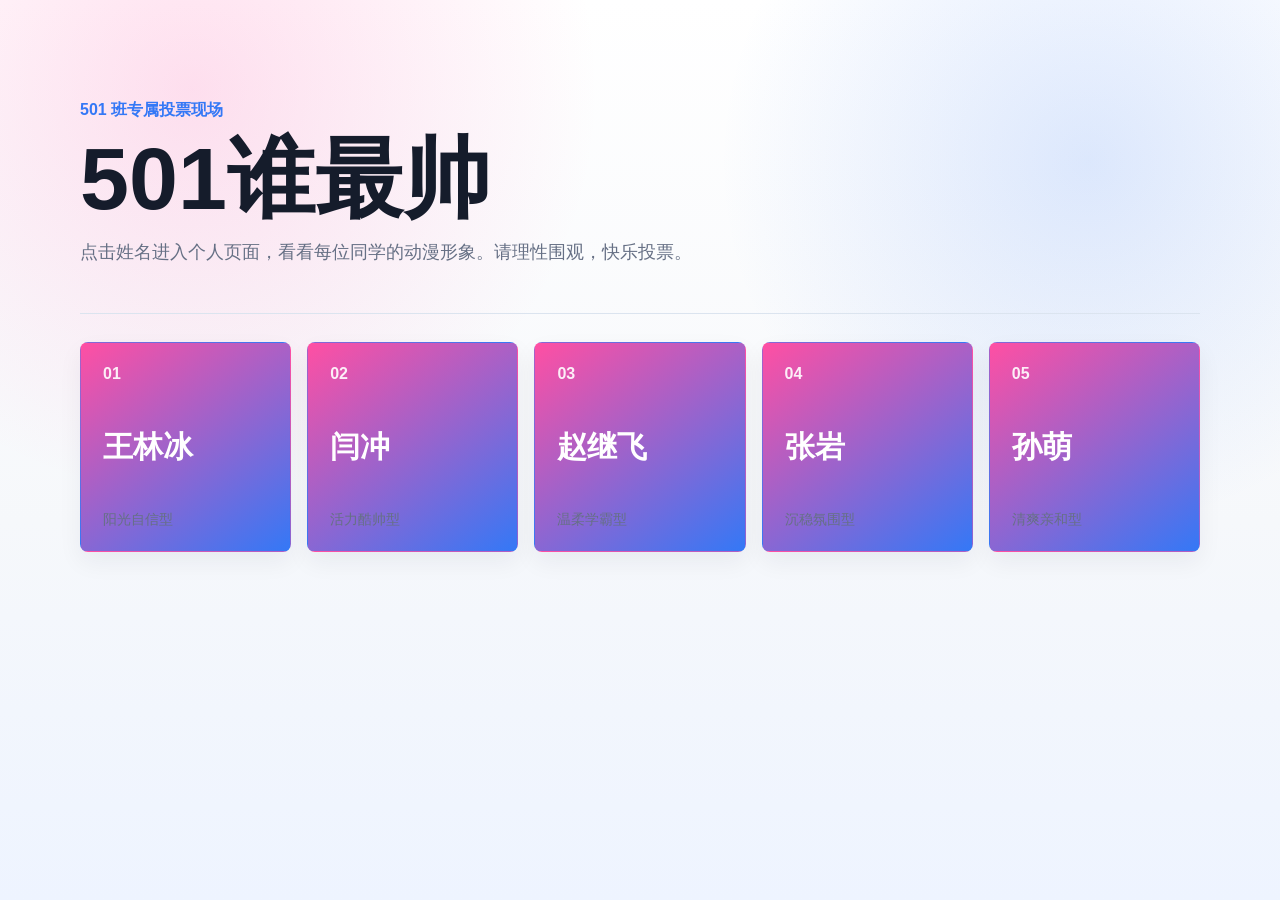
<file: index.html>
<!doctype html>
<html lang="zh-CN">
<head>
  <meta charset="utf-8">
  <meta name="viewport" content="width=device-width, initial-scale=1">
  <title>501谁最帅</title>
  <link rel="stylesheet" href="style.css">
</head>
<body>
  <main class="home-shell">
    <section class="hero">
      <p class="class-label">501 班专属投票现场</p>
      <h1>501谁最帅</h1>
      <p class="hero-copy">点击姓名进入个人页面，看看每位同学的动漫形象。请理性围观，快乐投票。</p>
    </section>

    <section class="name-grid" aria-label="候选名单">
      <a class="name-card highlight" href="wang-linbing.html">
        <span class="rank">01</span>
        <strong>王林冰</strong>
        <span>阳光自信型</span>
      </a>
      <a class="name-card highlight" href="yan-chong.html">
        <span class="rank">02</span>
        <strong>闫冲</strong>
        <span>活力酷帅型</span>
      </a>
      <a class="name-card highlight" href="zhao-jifei.html">
        <span class="rank">03</span>
        <strong>赵继飞</strong>
        <span>温柔学霸型</span>
      </a>
      <a class="name-card highlight" href="zhang-yan.html">
        <span class="rank">04</span>
        <strong>张岩</strong>
        <span>沉稳氛围型</span>
      </a>
      <a class="name-card highlight" href="sun-meng.html">
        <span class="rank">05</span>
        <strong>孙萌</strong>
        <span>清爽亲和型</span>
      </a>
    </section>
  </main>
</body>
</html>
</file>
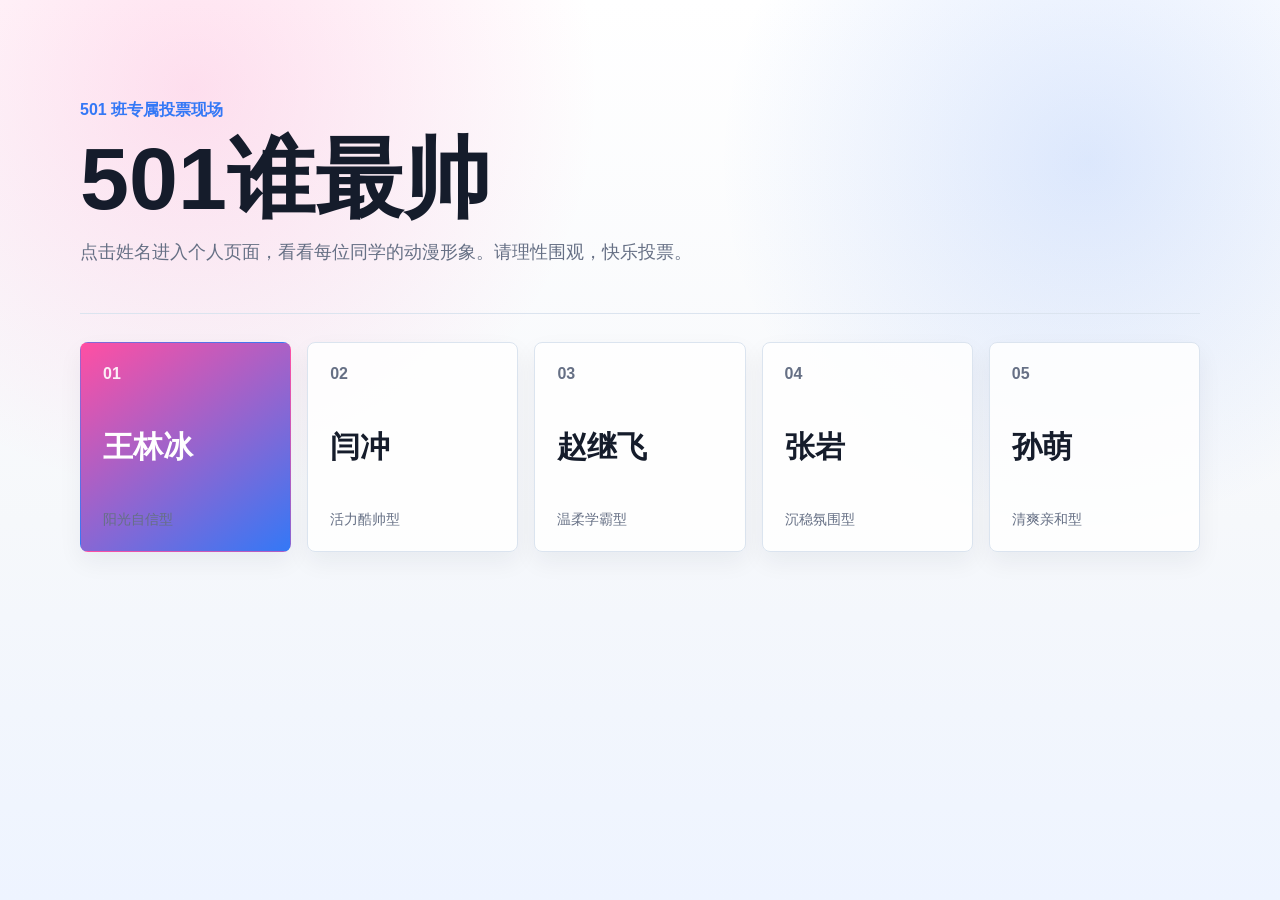
<file: github-pages-501-site/index.html>
<!doctype html>
<html lang="zh-CN">
<head>
  <meta charset="utf-8">
  <meta name="viewport" content="width=device-width, initial-scale=1">
  <title>501谁最帅</title>
  <link rel="stylesheet" href="style.css">
</head>
<body>
  <main class="home-shell">
    <section class="hero">
      <p class="class-label">501 班专属投票现场</p>
      <h1>501谁最帅</h1>
      <p class="hero-copy">点击姓名进入个人页面，看看每位同学的动漫形象。请理性围观，快乐投票。</p>
    </section>

    <section class="name-grid" aria-label="候选名单">
      <a class="name-card highlight" href="wang-linbing.html">
        <span class="rank">01</span>
        <strong>王林冰</strong>
        <span>阳光自信型</span>
      </a>
      <a class="name-card" href="yan-chong.html">
        <span class="rank">02</span>
        <strong>闫冲</strong>
        <span>活力酷帅型</span>
      </a>
      <a class="name-card" href="zhao-jifei.html">
        <span class="rank">03</span>
        <strong>赵继飞</strong>
        <span>温柔学霸型</span>
      </a>
      <a class="name-card" href="zhang-yan.html">
        <span class="rank">04</span>
        <strong>张岩</strong>
        <span>沉稳氛围型</span>
      </a>
      <a class="name-card" href="sun-meng.html">
        <span class="rank">05</span>
        <strong>孙萌</strong>
        <span>清爽亲和型</span>
      </a>
    </section>
  </main>
</body>
</html>
</file>
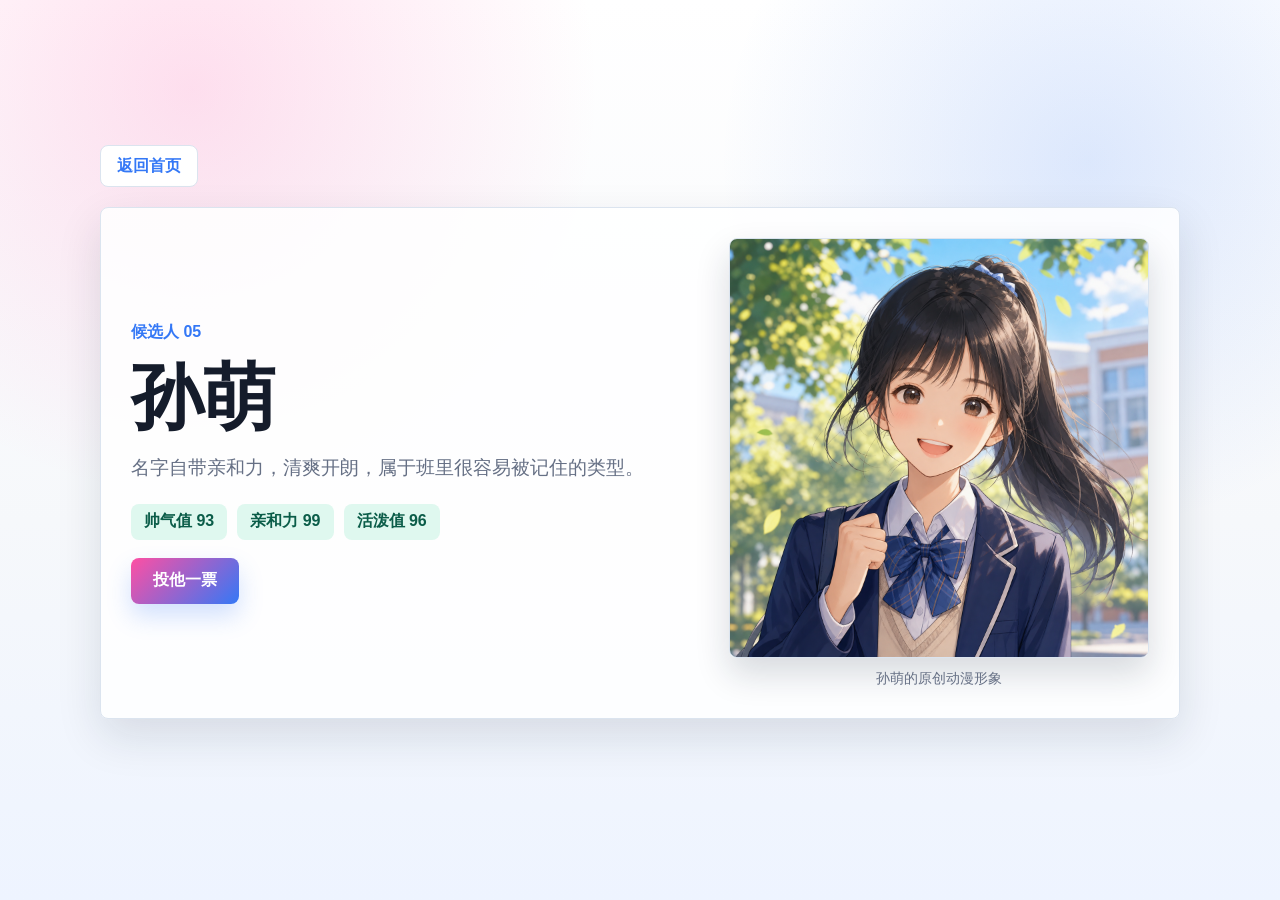
<file: sun-meng.html>
<!doctype html>
<html lang="zh-CN">
<head>
  <meta charset="utf-8">
  <meta name="viewport" content="width=device-width, initial-scale=1">
  <title>孙萌 - 501谁最帅</title>
  <link rel="stylesheet" href="style.css">
</head>
<body>
  <main class="detail-shell">
    <a class="top-link" href="index.html">返回首页</a>
    <section class="profile">
      <div class="profile-copy">
        <p class="class-label">候选人 05</p>
        <h1>孙萌</h1>
        <p class="tagline">名字自带亲和力，清爽开朗，属于班里很容易被记住的类型。</p>
        <div class="score-row">
          <span class="score">帅气值 93</span>
          <span class="score">亲和力 99</span>
          <span class="score">活泼值 96</span>
        </div>
        <button class="vote-button" type="button" onclick="alert('已为孙萌投出快乐的一票！')">投他一票</button>
      </div>
      <figure class="portrait-wrap">
        <img class="portrait" src="assets/sun-meng.png" alt="孙萌动漫形象">
        <figcaption>孙萌的原创动漫形象</figcaption>
      </figure>
    </section>
  </main>
</body>
</html>
</file>
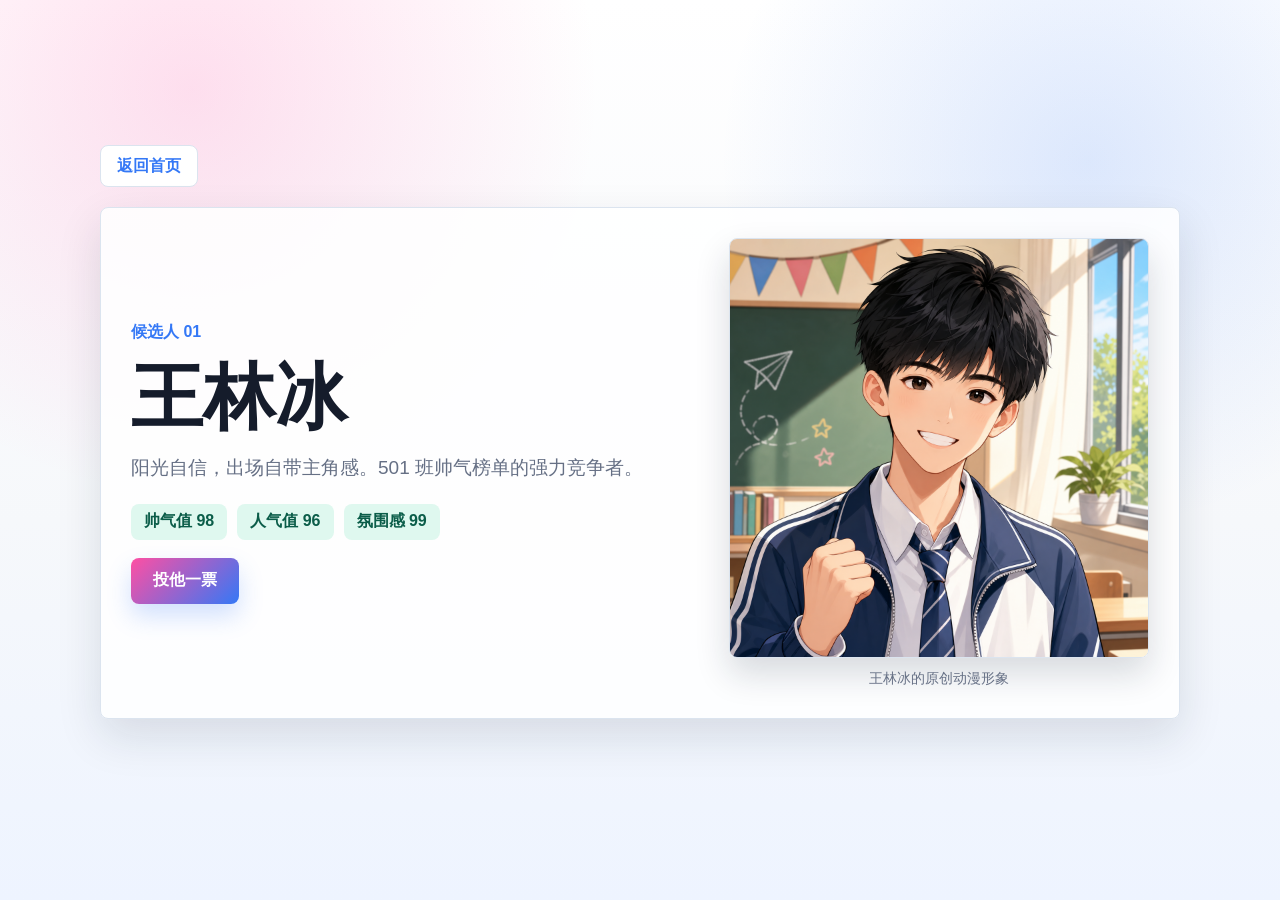
<file: wang-linbing.html>
<!doctype html>
<html lang="zh-CN">
<head>
  <meta charset="utf-8">
  <meta name="viewport" content="width=device-width, initial-scale=1">
  <title>王林冰 - 501谁最帅</title>
  <link rel="stylesheet" href="style.css">
</head>
<body>
  <main class="detail-shell">
    <a class="top-link" href="index.html">返回首页</a>
    <section class="profile">
      <div class="profile-copy">
        <p class="class-label">候选人 01</p>
        <h1>王林冰</h1>
        <p class="tagline">阳光自信，出场自带主角感。501 班帅气榜单的强力竞争者。</p>
        <div class="score-row">
          <span class="score">帅气值 98</span>
          <span class="score">人气值 96</span>
          <span class="score">氛围感 99</span>
        </div>
        <button class="vote-button" type="button" onclick="alert('已为王林冰投出快乐的一票！')">投他一票</button>
      </div>
      <figure class="portrait-wrap">
        <img class="portrait" src="assets/wang-linbing.png" alt="王林冰动漫形象">
        <figcaption>王林冰的原创动漫形象</figcaption>
      </figure>
    </section>
  </main>
</body>
</html>
</file>
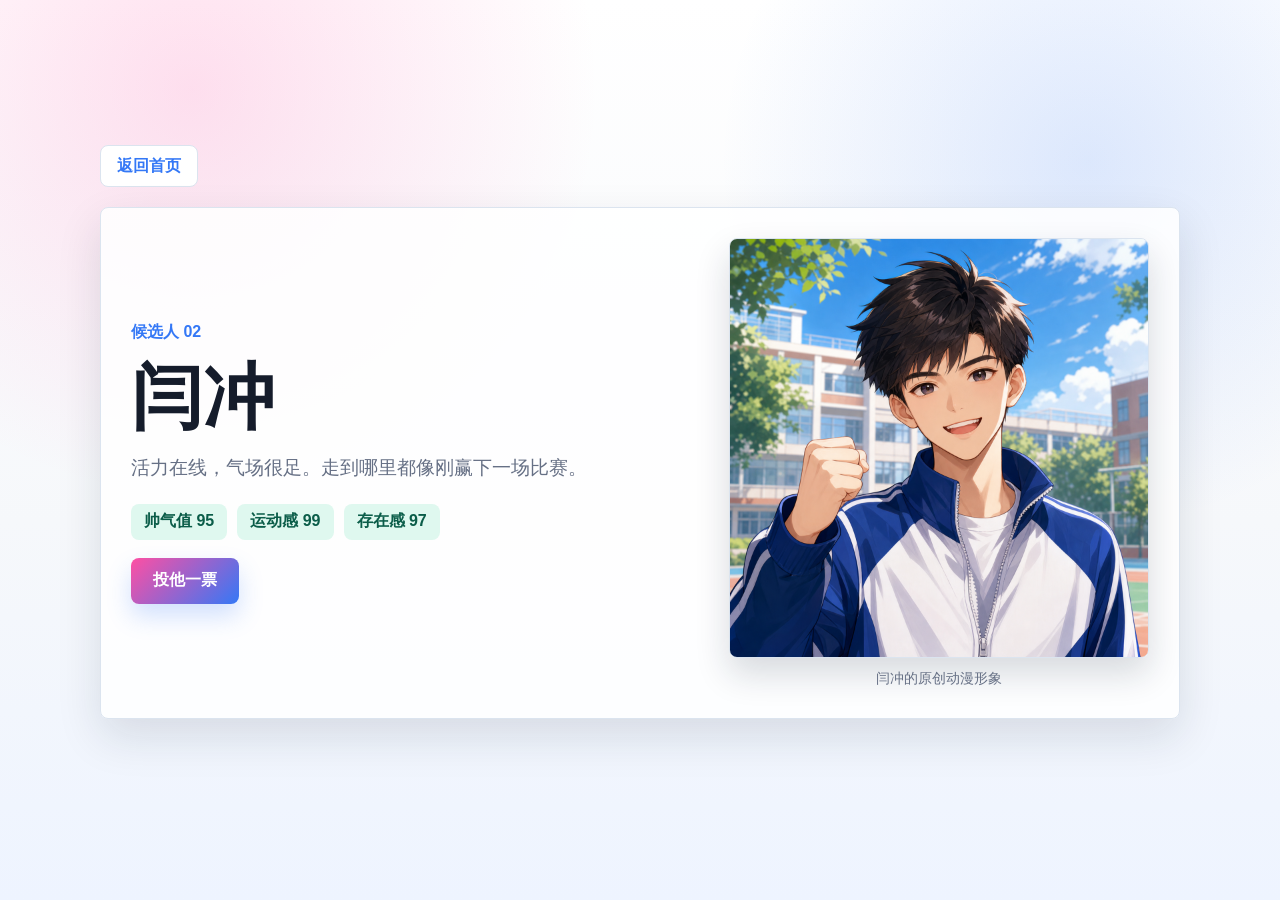
<file: yan-chong.html>
<!doctype html>
<html lang="zh-CN">
<head>
  <meta charset="utf-8">
  <meta name="viewport" content="width=device-width, initial-scale=1">
  <title>闫冲 - 501谁最帅</title>
  <link rel="stylesheet" href="style.css">
</head>
<body>
  <main class="detail-shell">
    <a class="top-link" href="index.html">返回首页</a>
    <section class="profile">
      <div class="profile-copy">
        <p class="class-label">候选人 02</p>
        <h1>闫冲</h1>
        <p class="tagline">活力在线，气场很足。走到哪里都像刚赢下一场比赛。</p>
        <div class="score-row">
          <span class="score">帅气值 95</span>
          <span class="score">运动感 99</span>
          <span class="score">存在感 97</span>
        </div>
        <button class="vote-button" type="button" onclick="alert('已为闫冲投出快乐的一票！')">投他一票</button>
      </div>
      <figure class="portrait-wrap">
        <img class="portrait" src="assets/yan-chong.png" alt="闫冲动漫形象">
        <figcaption>闫冲的原创动漫形象</figcaption>
      </figure>
    </section>
  </main>
</body>
</html>
</file>
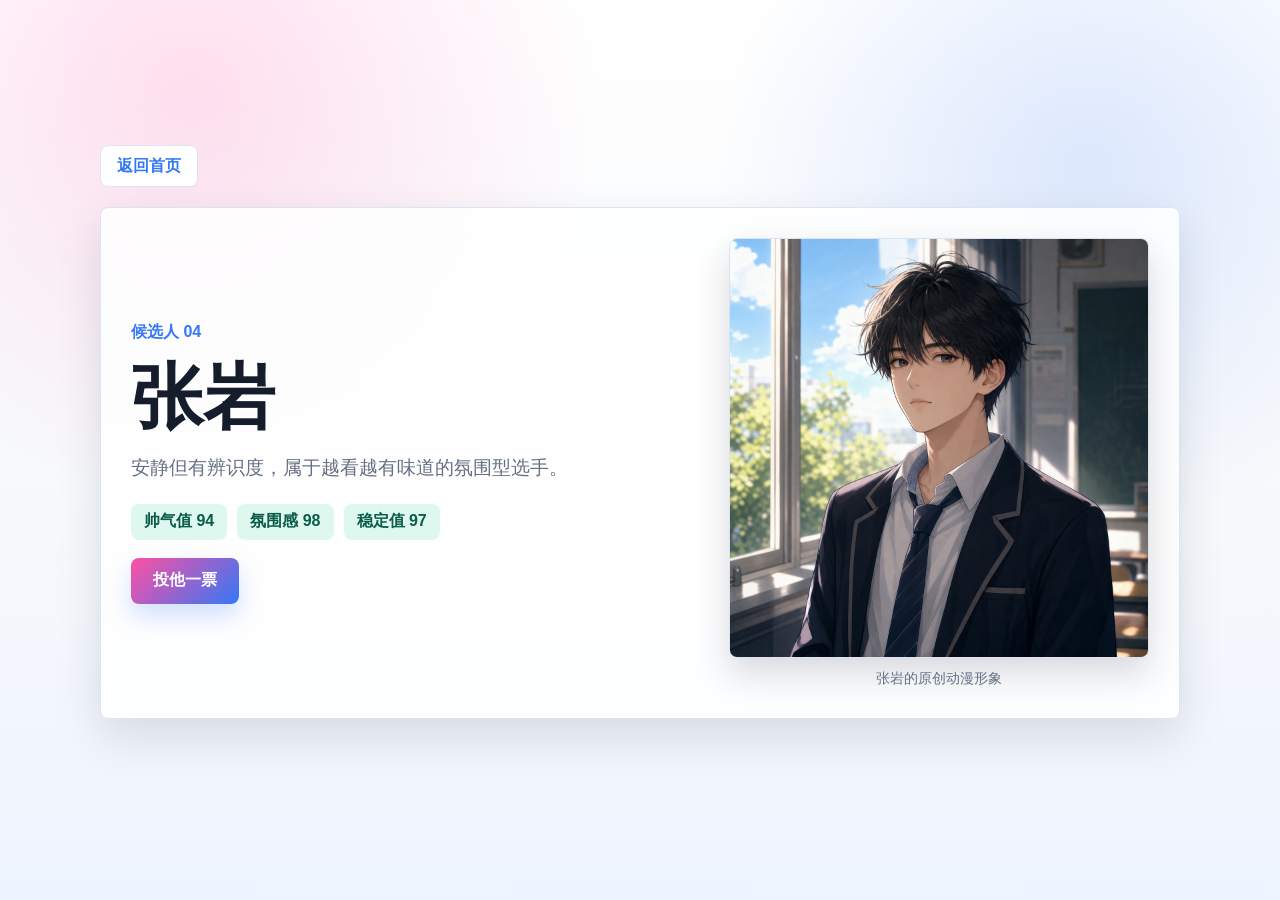
<file: zhang-yan.html>
<!doctype html>
<html lang="zh-CN">
<head>
  <meta charset="utf-8">
  <meta name="viewport" content="width=device-width, initial-scale=1">
  <title>张岩 - 501谁最帅</title>
  <link rel="stylesheet" href="style.css">
</head>
<body>
  <main class="detail-shell">
    <a class="top-link" href="index.html">返回首页</a>
    <section class="profile">
      <div class="profile-copy">
        <p class="class-label">候选人 04</p>
        <h1>张岩</h1>
        <p class="tagline">安静但有辨识度，属于越看越有味道的氛围型选手。</p>
        <div class="score-row">
          <span class="score">帅气值 94</span>
          <span class="score">氛围感 98</span>
          <span class="score">稳定值 97</span>
        </div>
        <button class="vote-button" type="button" onclick="alert('已为张岩投出快乐的一票！')">投他一票</button>
      </div>
      <figure class="portrait-wrap">
        <img class="portrait" src="assets/zhang-yan.png" alt="张岩动漫形象">
        <figcaption>张岩的原创动漫形象</figcaption>
      </figure>
    </section>
  </main>
</body>
</html>
</file>
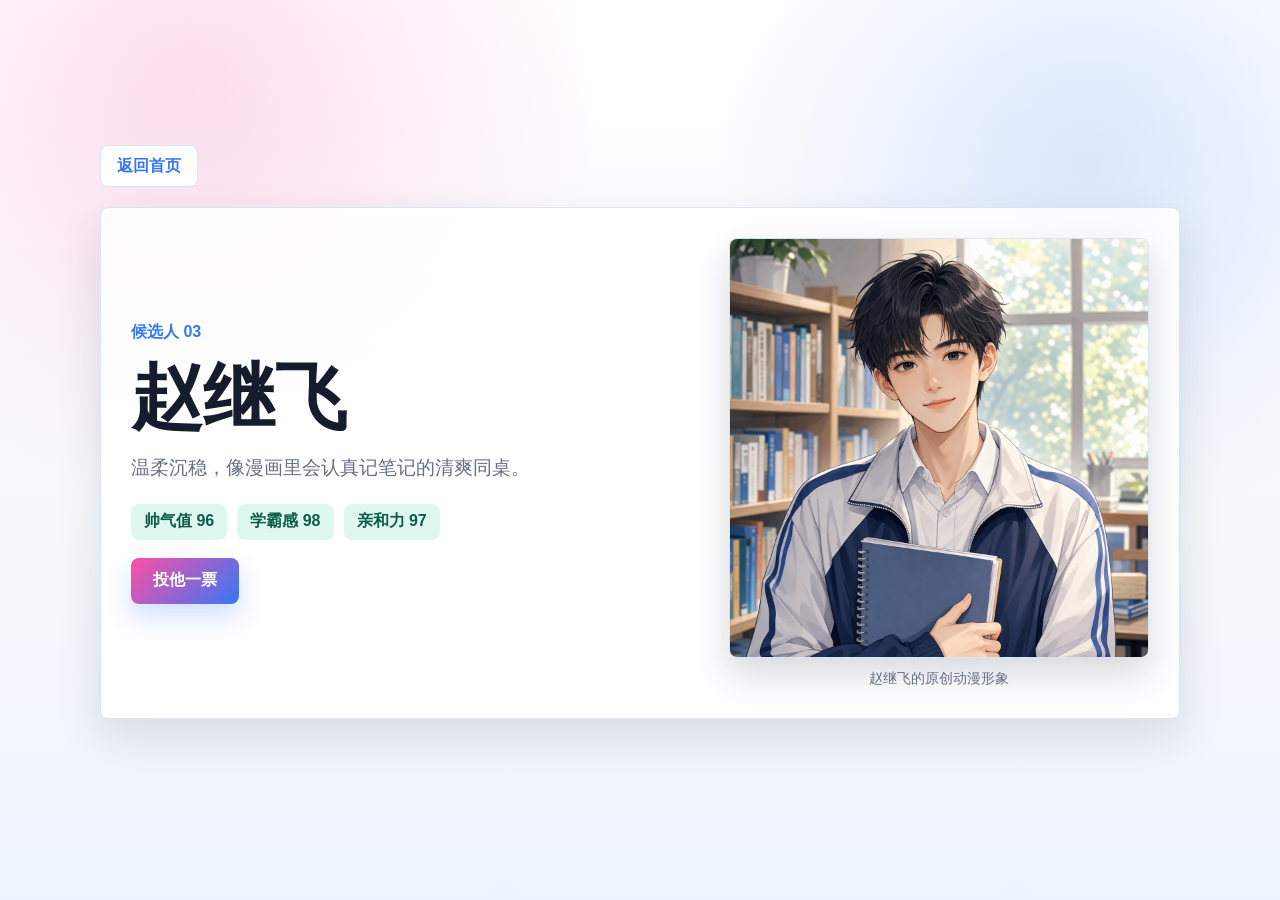
<file: zhao-jifei.html>
<!doctype html>
<html lang="zh-CN">
<head>
  <meta charset="utf-8">
  <meta name="viewport" content="width=device-width, initial-scale=1">
  <title>赵继飞 - 501谁最帅</title>
  <link rel="stylesheet" href="style.css">
</head>
<body>
  <main class="detail-shell">
    <a class="top-link" href="index.html">返回首页</a>
    <section class="profile">
      <div class="profile-copy">
        <p class="class-label">候选人 03</p>
        <h1>赵继飞</h1>
        <p class="tagline">温柔沉稳，像漫画里会认真记笔记的清爽同桌。</p>
        <div class="score-row">
          <span class="score">帅气值 96</span>
          <span class="score">学霸感 98</span>
          <span class="score">亲和力 97</span>
        </div>
        <button class="vote-button" type="button" onclick="alert('已为赵继飞投出快乐的一票！')">投他一票</button>
      </div>
      <figure class="portrait-wrap">
        <img class="portrait" src="assets/zhao-jifei.png" alt="赵继飞动漫形象">
        <figcaption>赵继飞的原创动漫形象</figcaption>
      </figure>
    </section>
  </main>
</body>
</html>
</file>
<file: style.css>
:root {
  --bg: #f6f8fb;
  --ink: #151c2b;
  --muted: #667085;
  --line: #dbe4ef;
  --card: #ffffff;
  --pink: #ff4fa3;
  --blue: #3478f6;
  --yellow: #ffd166;
  --green: #06a77d;
  --shadow: 0 18px 45px rgba(20, 31, 50, .12);
  font-family: "Microsoft YaHei", "PingFang SC", "Noto Sans SC", Arial, sans-serif;
}

* {
  box-sizing: border-box;
}

body {
  margin: 0;
  min-height: 100vh;
  color: var(--ink);
  background:
    radial-gradient(circle at 15% 10%, rgba(255, 79, 163, .18), transparent 30%),
    radial-gradient(circle at 85% 18%, rgba(52, 120, 246, .16), transparent 28%),
    linear-gradient(180deg, #ffffff 0%, var(--bg) 58%, #eef4ff 100%);
}

a {
  color: inherit;
  text-decoration: none;
}

.home-shell {
  width: min(1120px, calc(100% - 32px));
  margin: 0 auto;
  padding: 54px 0 70px;
}

.hero {
  min-height: 260px;
  display: grid;
  align-content: center;
  gap: 14px;
  border-bottom: 1px solid var(--line);
}

.class-label {
  margin: 0;
  color: var(--blue);
  font-weight: 800;
  font-size: 16px;
}

h1 {
  margin: 0;
  font-size: clamp(46px, 8vw, 88px);
  line-height: 1;
  letter-spacing: 0;
}

.hero-copy {
  max-width: 620px;
  margin: 0;
  color: var(--muted);
  font-size: 18px;
  line-height: 1.7;
}

.name-grid {
  display: grid;
  grid-template-columns: repeat(5, minmax(0, 1fr));
  gap: 16px;
  padding-top: 28px;
}

.name-card {
  min-height: 210px;
  display: flex;
  flex-direction: column;
  justify-content: space-between;
  padding: 22px;
  border: 1px solid var(--line);
  border-radius: 8px;
  background: rgba(255, 255, 255, .86);
  box-shadow: 0 10px 25px rgba(20, 31, 50, .06);
  transition: transform .2s ease, box-shadow .2s ease, border-color .2s ease;
}

.name-card:hover {
  transform: translateY(-5px);
  border-color: rgba(52, 120, 246, .45);
  box-shadow: var(--shadow);
}

.name-card.highlight {
  color: #fff;
  border-color: transparent;
  background: linear-gradient(145deg, #ff4fa3, #3478f6);
}

.rank {
  color: var(--muted);
  font-weight: 900;
}

.highlight .rank,
.highlight span {
  color: rgba(255, 255, 255, .9);
}

.name-card strong {
  font-size: 30px;
  letter-spacing: 0;
}

.name-card span:last-child {
  color: var(--muted);
  font-size: 14px;
}

.detail-shell {
  width: min(1080px, calc(100% - 32px));
  min-height: 100vh;
  margin: 0 auto;
  padding: 28px 0 64px;
  display: grid;
  align-content: center;
}

.top-link {
  display: inline-flex;
  align-items: center;
  width: max-content;
  height: 42px;
  padding: 0 16px;
  border: 1px solid var(--line);
  border-radius: 8px;
  background: #fff;
  color: var(--blue);
  font-weight: 800;
  margin-bottom: 20px;
}

.profile {
  display: grid;
  grid-template-columns: 1fr 420px;
  gap: 34px;
  align-items: center;
  padding: 30px;
  border: 1px solid var(--line);
  border-radius: 8px;
  background: rgba(255, 255, 255, .88);
  box-shadow: var(--shadow);
}

.profile-copy {
  display: grid;
  gap: 18px;
}

.profile h1 {
  font-size: clamp(42px, 6vw, 72px);
}

.tagline {
  margin: 0;
  color: var(--muted);
  font-size: 19px;
  line-height: 1.8;
}

.score-row {
  display: flex;
  flex-wrap: wrap;
  gap: 10px;
}

.score {
  display: inline-flex;
  align-items: center;
  height: 36px;
  padding: 0 13px;
  border-radius: 8px;
  color: #0b5d49;
  background: #dff8ef;
  font-weight: 800;
}

.vote-button {
  width: max-content;
  height: 46px;
  padding: 0 22px;
  border: 0;
  border-radius: 8px;
  color: #fff;
  background: linear-gradient(135deg, var(--pink), var(--blue));
  font: inherit;
  font-weight: 900;
  cursor: pointer;
  box-shadow: 0 12px 24px rgba(52, 120, 246, .22);
}

.portrait-wrap {
  margin: 0;
}

.portrait {
  display: block;
  width: 100%;
  aspect-ratio: 1 / 1;
  object-fit: cover;
  border-radius: 8px;
  border: 1px solid var(--line);
  box-shadow: 0 16px 34px rgba(20, 31, 50, .16);
}

figcaption {
  margin-top: 12px;
  color: var(--muted);
  font-size: 14px;
  text-align: center;
}

@media (max-width: 860px) {
  .name-grid,
  .profile {
    grid-template-columns: 1fr;
  }

  .name-card {
    min-height: 150px;
  }

  .profile {
    padding: 18px;
  }
}
</file>
<file: github-pages-501-site/style.css>
:root {
  --bg: #f6f8fb;
  --ink: #151c2b;
  --muted: #667085;
  --line: #dbe4ef;
  --card: #ffffff;
  --pink: #ff4fa3;
  --blue: #3478f6;
  --yellow: #ffd166;
  --green: #06a77d;
  --shadow: 0 18px 45px rgba(20, 31, 50, .12);
  font-family: "Microsoft YaHei", "PingFang SC", "Noto Sans SC", Arial, sans-serif;
}

* {
  box-sizing: border-box;
}

body {
  margin: 0;
  min-height: 100vh;
  color: var(--ink);
  background:
    radial-gradient(circle at 15% 10%, rgba(255, 79, 163, .18), transparent 30%),
    radial-gradient(circle at 85% 18%, rgba(52, 120, 246, .16), transparent 28%),
    linear-gradient(180deg, #ffffff 0%, var(--bg) 58%, #eef4ff 100%);
}

a {
  color: inherit;
  text-decoration: none;
}

.home-shell {
  width: min(1120px, calc(100% - 32px));
  margin: 0 auto;
  padding: 54px 0 70px;
}

.hero {
  min-height: 260px;
  display: grid;
  align-content: center;
  gap: 14px;
  border-bottom: 1px solid var(--line);
}

.class-label {
  margin: 0;
  color: var(--blue);
  font-weight: 800;
  font-size: 16px;
}

h1 {
  margin: 0;
  font-size: clamp(46px, 8vw, 88px);
  line-height: 1;
  letter-spacing: 0;
}

.hero-copy {
  max-width: 620px;
  margin: 0;
  color: var(--muted);
  font-size: 18px;
  line-height: 1.7;
}

.name-grid {
  display: grid;
  grid-template-columns: repeat(5, minmax(0, 1fr));
  gap: 16px;
  padding-top: 28px;
}

.name-card {
  min-height: 210px;
  display: flex;
  flex-direction: column;
  justify-content: space-between;
  padding: 22px;
  border: 1px solid var(--line);
  border-radius: 8px;
  background: rgba(255, 255, 255, .86);
  box-shadow: 0 10px 25px rgba(20, 31, 50, .06);
  transition: transform .2s ease, box-shadow .2s ease, border-color .2s ease;
}

.name-card:hover {
  transform: translateY(-5px);
  border-color: rgba(52, 120, 246, .45);
  box-shadow: var(--shadow);
}

.name-card.highlight {
  color: #fff;
  border-color: transparent;
  background: linear-gradient(145deg, #ff4fa3, #3478f6);
}

.rank {
  color: var(--muted);
  font-weight: 900;
}

.highlight .rank,
.highlight span {
  color: rgba(255, 255, 255, .9);
}

.name-card strong {
  font-size: 30px;
  letter-spacing: 0;
}

.name-card span:last-child {
  color: var(--muted);
  font-size: 14px;
}

.detail-shell {
  width: min(1080px, calc(100% - 32px));
  min-height: 100vh;
  margin: 0 auto;
  padding: 28px 0 64px;
  display: grid;
  align-content: center;
}

.top-link {
  display: inline-flex;
  align-items: center;
  width: max-content;
  height: 42px;
  padding: 0 16px;
  border: 1px solid var(--line);
  border-radius: 8px;
  background: #fff;
  color: var(--blue);
  font-weight: 800;
  margin-bottom: 20px;
}

.profile {
  display: grid;
  grid-template-columns: 1fr 420px;
  gap: 34px;
  align-items: center;
  padding: 30px;
  border: 1px solid var(--line);
  border-radius: 8px;
  background: rgba(255, 255, 255, .88);
  box-shadow: var(--shadow);
}

.profile-copy {
  display: grid;
  gap: 18px;
}

.profile h1 {
  font-size: clamp(42px, 6vw, 72px);
}

.tagline {
  margin: 0;
  color: var(--muted);
  font-size: 19px;
  line-height: 1.8;
}

.score-row {
  display: flex;
  flex-wrap: wrap;
  gap: 10px;
}

.score {
  display: inline-flex;
  align-items: center;
  height: 36px;
  padding: 0 13px;
  border-radius: 8px;
  color: #0b5d49;
  background: #dff8ef;
  font-weight: 800;
}

.vote-button {
  width: max-content;
  height: 46px;
  padding: 0 22px;
  border: 0;
  border-radius: 8px;
  color: #fff;
  background: linear-gradient(135deg, var(--pink), var(--blue));
  font: inherit;
  font-weight: 900;
  cursor: pointer;
  box-shadow: 0 12px 24px rgba(52, 120, 246, .22);
}

.portrait-wrap {
  margin: 0;
}

.portrait {
  display: block;
  width: 100%;
  aspect-ratio: 1 / 1;
  object-fit: cover;
  border-radius: 8px;
  border: 1px solid var(--line);
  box-shadow: 0 16px 34px rgba(20, 31, 50, .16);
}

figcaption {
  margin-top: 12px;
  color: var(--muted);
  font-size: 14px;
  text-align: center;
}

@media (max-width: 860px) {
  .name-grid,
  .profile {
    grid-template-columns: 1fr;
  }

  .name-card {
    min-height: 150px;
  }

  .profile {
    padding: 18px;
  }
}
</file>
